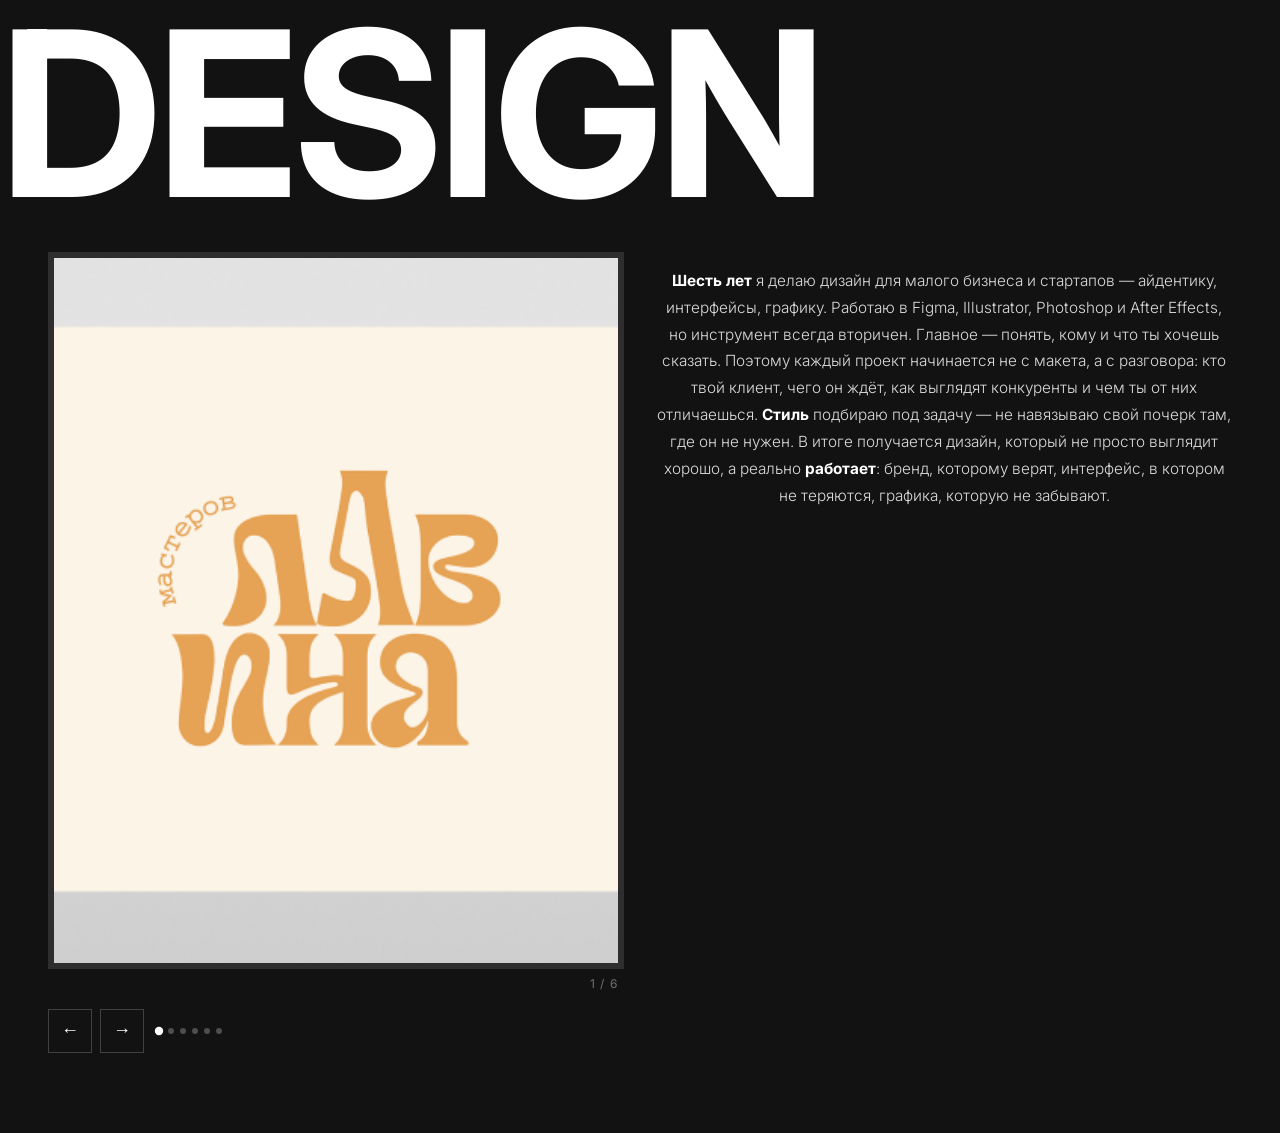
<file: index (1).html>
<!DOCTYPE html>
<html lang="ru">
<head>
  <meta charset="UTF-8">
  <meta name="viewport" content="width=device-width, initial-scale=1.0">
  <title>Portfolio</title>
  <link href="https://fonts.googleapis.com/css2?family=Inter:wght@300;400;700&display=swap" rel="stylesheet">
  <style>
    * { margin: 0; padding: 0; box-sizing: border-box; }

    body {
      background-color: #121212;
      color: #fff;
      font-family: 'Inter', sans-serif;
      overflow-x: hidden;
    }

    /* ── HERO HEADING ── */
    .hero-heading {
      width: 100%;
      overflow: hidden;
      line-height: 0.85;
      padding-top: 16px;
    }

    .hero-heading span {
      display: block;
      font-size: clamp(80px, 18vw, 260px);
      font-weight: 700;
      letter-spacing: -0.02em;
      color: #fff;
      text-transform: uppercase;
      white-space: nowrap;
    }

    /* ── MAIN BLOCK ── */
    .main-block {
      display: grid;
      grid-template-columns: 1fr 1fr;
      gap: 32px;
      padding: 40px 48px 80px;
      align-items: start;
    }

    /* ── GALLERY ── */
    .gallery-wrap {
      position: relative;
    }

    .swiper {
      width: 100%;
      aspect-ratio: 4/5;
      background: #1e1e1e;
      overflow: hidden;
    }

    .swiper-wrapper {
      display: flex;
      height: 100%;
      transition: transform 0.5s cubic-bezier(0.77, 0, 0.18, 1);
    }

    .swiper-slide {
      min-width: 100%;
      height: 100%;
      display: flex;
      align-items: center;
      justify-content: center;
      background: #efefef;
      overflow: hidden;
      position: relative;
    }

    .swiper-slide img {
      width: 100%;
      height: 100%;
      object-fit: cover;
      display: block;
    }

    /* frame around gallery */
    .gallery-frame {
      border: 6px solid #2e2e2e;
      position: relative;
    }

    /* slide counter */
    .slide-counter {
      position: absolute;
      bottom: -28px;
      right: 0;
      font-size: 12px;
      color: rgba(255,255,255,0.4);
      letter-spacing: 0.1em;
    }

    /* nav arrows */
    .gallery-nav {
      display: flex;
      gap: 8px;
      margin-top: 40px;
    }

    .nav-btn {
      width: 44px;
      height: 44px;
      border: 1px solid rgba(255,255,255,0.2);
      background: transparent;
      color: #fff;
      cursor: pointer;
      display: flex;
      align-items: center;
      justify-content: center;
      font-size: 18px;
      transition: background 0.2s, border-color 0.2s;
    }

    .nav-btn:hover {
      background: rgba(255,255,255,0.08);
      border-color: rgba(255,255,255,0.5);
    }

    /* dots */
    .gallery-dots {
      display: flex;
      gap: 6px;
      align-items: center;
      margin-top: 40px;
      margin-left: 12px;
    }

    .dot {
      width: 6px;
      height: 6px;
      border-radius: 50%;
      background: rgba(255,255,255,0.25);
      cursor: pointer;
      transition: background 0.3s, transform 0.3s;
    }

    .dot.active {
      background: #fff;
      transform: scale(1.4);
    }

    .gallery-controls {
      display: flex;
      align-items: center;
    }

    /* ── TEXT BLOCK ── */
    .text-block {
      padding-top: 16px;
    }

    .text-block p {
      font-size: clamp(14px, 1.2vw, 18px);
      font-weight: 300;
      line-height: 1.75;
      color: rgba(255,255,255,0.85);
      text-align: center;
    }

    .text-block p strong {
      font-weight: 700;
      color: #fff;
    }

    /* ── RESPONSIVE ── */
    @media (max-width: 768px) {
      .main-block {
        grid-template-columns: 1fr;
        padding: 24px 20px 60px;
        gap: 40px;
      }
      .text-block { order: -1; }
    }
  </style>
</head>
<body>

  <div class="hero-heading">
    <span>DESIGN</span>
  </div>

  <div class="main-block">

    <!-- GALLERY -->
    <div class="gallery-wrap">
      <div class="gallery-frame">
        <div class="swiper" id="gallery">
          <div class="swiper-wrapper" id="slides">

            <!-- Слайд 1 — замени src на свои картинки -->
            <div class="swiper-slide">
              <img src="images/rectangle-37297-12.png" alt="Проект 1">
            </div>

            <!-- Слайд 2 -->
            <div class="swiper-slide">
              <img src="images/rectangle-37298-13.png" alt="Проект 2">
            </div>

            <!-- Слайд 3 -->
            <div class="swiper-slide">
              <img src="images/rectangle-37286-14.png" alt="Проект 3">
            </div>

            <!-- Слайд 4 -->
            <div class="swiper-slide">
              <img src="images/rectangle-37288-15.png" alt="Проект 4">
            </div>

            <!-- Слайд 5 -->
            <div class="swiper-slide">
              <img src="images/rectangle-37289-16.png" alt="Проект 5">
            </div>

            <!-- Слайд 6 -->
            <div class="swiper-slide">
              <img src="images/rectangle-37290-17.png" alt="Проект 6">
            </div>

          </div>
        </div>
        <div class="slide-counter"><span id="current">1</span> / <span id="total">6</span></div>
      </div>

      <div class="gallery-controls">
        <div class="gallery-nav">
          <button class="nav-btn" id="prev" aria-label="Назад">←</button>
          <button class="nav-btn" id="next" aria-label="Вперёд">→</button>
        </div>
        <div class="gallery-dots" id="dots"></div>
      </div>
    </div>

    <!-- TEXT -->
    <div class="text-block">
      <p>
        <strong>Шесть лет</strong> я делаю дизайн для малого бизнеса
        и стартапов — айдентику, интерфейсы, графику.
        Работаю в Figma, Illustrator, Photoshop и After
        Effects, но инструмент всегда вторичен.
        Главное — понять, кому и что ты хочешь сказать.
        Поэтому каждый проект начинается не с макета,
        а с разговора: кто твой клиент, чего он ждёт,
        как выглядят конкуренты и чем ты от них
        отличаешься. <strong>Стиль</strong> подбираю под задачу —
        не навязываю свой почерк там, где он не нужен.
        В итоге получается дизайн, который не просто
        выглядит хорошо, а реально <strong>работает</strong>: бренд,
        которому верят, интерфейс, в котором
        не теряются, графика, которую не забывают.
      </p>
    </div>

  </div>

  <script>
    const slides = document.getElementById('slides');
    const dotsContainer = document.getElementById('dots');
    const currentEl = document.getElementById('current');
    const totalEl = document.getElementById('total');
    const slideCount = slides.children.length;
    let current = 0;

    totalEl.textContent = slideCount;

    // create dots
    for (let i = 0; i < slideCount; i++) {
      const d = document.createElement('div');
      d.className = 'dot' + (i === 0 ? ' active' : '');
      d.addEventListener('click', () => goTo(i));
      dotsContainer.appendChild(d);
    }

    function goTo(n) {
      current = (n + slideCount) % slideCount;
      slides.style.transform = `translateX(-${current * 100}%)`;
      currentEl.textContent = current + 1;
      document.querySelectorAll('.dot').forEach((d, i) => {
        d.classList.toggle('active', i === current);
      });
    }

    document.getElementById('prev').addEventListener('click', () => goTo(current - 1));
    document.getElementById('next').addEventListener('click', () => goTo(current + 1));

    // keyboard
    document.addEventListener('keydown', e => {
      if (e.key === 'ArrowLeft') goTo(current - 1);
      if (e.key === 'ArrowRight') goTo(current + 1);
    });

    // touch swipe
    let startX = 0;
    slides.addEventListener('touchstart', e => startX = e.touches[0].clientX);
    slides.addEventListener('touchend', e => {
      const diff = startX - e.changedTouches[0].clientX;
      if (Math.abs(diff) > 40) goTo(current + (diff > 0 ? 1 : -1));
    });
  </script>

</body>
</html>
</file>
